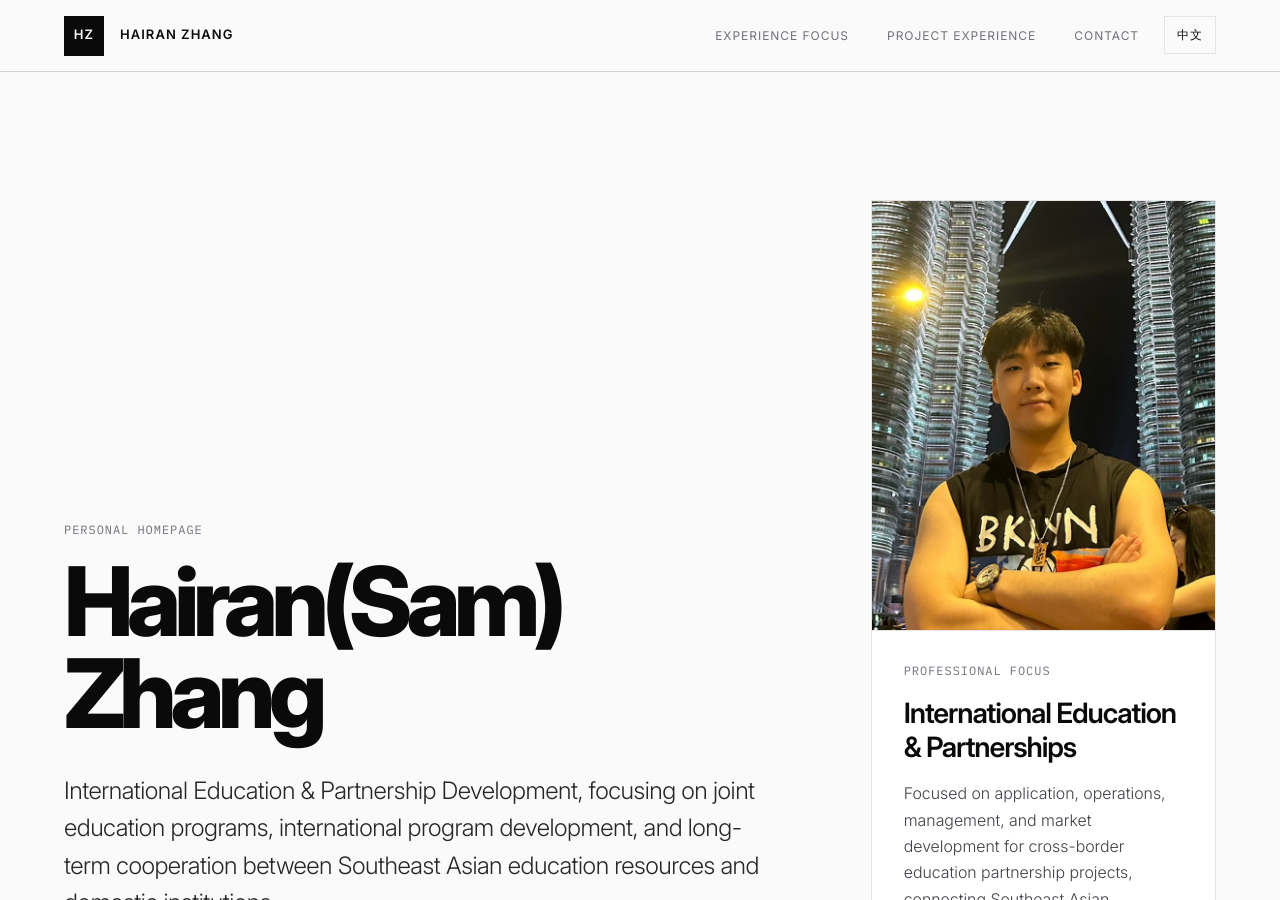
<file: index.html>
<!DOCTYPE html>
<html lang="zh-CN">
<head>
  <meta charset="UTF-8" />
  <meta name="viewport" content="width=device-width, initial-scale=1.0" />
  <meta name="description" content="Hairan(Sam) Zhang 的个人主页，展示合作办学、国际教育、项目申报、项目运营与跨文化沟通方向的专业实践。" />
  <meta name="keywords" content="Hairan Zhang, Sam Zhang, International Education, Sino-Foreign Cooperation, Joint Education Programs, Foreign Teacher Management" />
  <meta name="author" content="Hairan(Sam) Zhang" />
  <title>Hairan(Sam) Zhang | Personal Homepage</title>
  <link rel="preconnect" href="https://fonts.googleapis.com" />
  <link rel="preconnect" href="https://fonts.gstatic.com" crossorigin />
  <link href="https://fonts.googleapis.com/css2?family=IBM+Plex+Mono:wght@400;500&family=Inter:wght@300;400;500;600;700;800&display=swap" rel="stylesheet" />
  <link rel="stylesheet" href="./styles.css" />
</head>
<body class="home-interface">
  <div class="ambient ambient-one"></div>
  <div class="ambient ambient-two"></div>

  <header class="site-header">
    <a class="logo" href="#home" aria-label="返回首页">
      <span>HZ</span>
      Hairan Zhang
    </a>

    <div class="header-actions">
      <nav class="nav" aria-label="主导航">
        <a href="#experience">工作主线</a>
        <a href="#works">项目经历</a>
        <a href="#contact">联系方式</a>
      </nav>

      <button class="language-toggle" type="button" data-language-toggle aria-label="Switch to English">EN</button>

      <button class="menu-button" type="button" aria-label="打开导航菜单">
        <span></span>
        <span></span>
        <span></span>
      </button>
    </div>
  </header>

  <main class="homepage-shell" aria-label="主页与横向扩展板块浏览">
    <section id="home" class="home-panel" aria-label="首页信息纵向浏览">
    <section class="hero academic-hero">
      <div class="hero-content">
        <p class="eyebrow">Personal Homepage</p>
        <h1>Hairan(Sam) Zhang</h1>
        <p class="hero-text">
          International Education & Partnership Development，关注合作办学、国际教育项目开发，以及东南亚教育资源与国内院校之间的长期合作连接。
        </p>

        <div class="hero-meta" aria-label="研究方向">
          <span>Joint Education Programs</span>
          <span>International Program Operations</span>
          <span>Foreign Teacher Management</span>
          <span>Cross-Cultural Communication</span>
        </div>

        <div class="hero-actions">
          <a class="button primary" href="#works">查看项目经历</a>
          <a class="button secondary" href="#contact">获取联系方式</a>
        </div>
      </div>

      <aside class="profile-panel" aria-label="个人概览">
        <div class="portrait-ring">
          <img src="./assets/hairan-zhang.jpeg" alt="Hairan Zhang 头像" />
        </div>
        <div class="profile-card-body">
          <p class="panel-label">Professional Focus</p>
          <h2>International Education & Partnerships</h2>
          <p>
            聚焦跨境教育合作项目的申报、运营、管理与市场开发，连接东南亚教育资源与国内院校合作需求。
          </p>
        </div>
        <div class="stats-grid">
          <div>
            <strong>37</strong>
            <span>Students Landed</span>
          </div>
          <div>
            <strong>10</strong>
            <span>Short-Term Teachers</span>
          </div>
          <div>
            <strong>7</strong>
            <span>Featured Projects</span>
          </div>
        </div>
      </aside>
    </section>

    <section id="profile" class="section intro-section">
      <div class="section-heading centered">
        <p>Profile</p>
        <h2>Professional Profile</h2>
      </div>
      <div class="statement-card">
        <p>
          我关注合作办学与国际教育项目的发展机会，主要面向东南亚及英语国家教育资源，推动海外院校、国内高校、学生与合作方之间建立清晰、稳定、可持续的合作关系。工作中更重视项目流程、材料逻辑、院校沟通、落地执行与长期运营，而不是停留在单一事务处理环节。
        </p>
        <p>
          我的实践经验覆盖学生赴海外学习支持、短期外教来华授课运营、合作办学机构申报材料、招生宣传、院校会议与外方代表接待。希望以务实、审慎且国际化的方式，支持国内院校拓展高质量合作渠道，并推动合作办学项目形成长期价值。
        </p>
      </div>
    </section>

    <section id="education" class="section fancy-section">
      <div class="section-heading">
        <p>Education</p>
        <h2>教育经历</h2>
      </div>

      <div class="academic-list">
        <article class="academic-item featured">
          <div class="date-pill">本科阶段</div>
          <div>
            <h3>苏州工学院 · Suzhou Institute of Technology</h3>
            <p class="role">英语专业 · Bachelor of Arts</p>
            <p>本科阶段主修英语专业，系统学习高级英语、英语教学法、商务翻译、英语视听说与商务英语写作等课程，形成语言、教育与跨文化沟通复合基础。</p>
          </div>
        </article>

        <article class="academic-item">
          <div class="date-pill">语言能力</div>
          <div>
            <h3>Language Proficiency</h3>
            <p class="role">CET-4 / CET-6 / TEM-4 / TEM-8 / IELTS 6.0</p>
            <p>具备英语专业学习背景与专业八级等语言能力证明，可支持英文材料处理、双语沟通、商务翻译与跨文化项目协同。</p>
          </div>
        </article>
      </div>
    </section>

    <section id="competencies" class="section competencies-section">
      <div class="section-heading centered">
        <p>Competencies</p>
        <h2>核心能力</h2>
      </div>
      <div class="skills-container">
        <span class="skill-tag">Joint Education Program Operations</span>
        <span class="skill-tag">Student Mobility Support</span>
        <span class="skill-tag">Foreign Teacher Management</span>
        <span class="skill-tag">Application Materials Coordination</span>
        <span class="skill-tag">EMGS / E-VISA Follow-up</span>
        <span class="skill-tag">On-site Event Execution</span>
        <span class="skill-tag">University Partnership Communication</span>
        <span class="skill-tag">Cross-Cultural Communication</span>
        <span class="skill-tag">Bilingual Education Translation</span>
        <span class="skill-tag">Team Coordination</span>
      </div>
    </section>

    <section id="contact" class="section contact-section academic-contact">
      <div class="contact-shell">
        <div>
          <p class="eyebrow">Contact</p>
          <h2>联系方式</h2>
          <p>欢迎就合作办学、国际教育项目、外教管理、海外接待、院校合作沟通与英语教育项目方向联系我。</p>
        </div>
        <div class="contact-links">
          <a href="mailto:18896733101@163.com">Email: 18896733101@163.com</a>
          <a href="tel:+8618896733101">Phone: +86 188-9673-3101</a>
        </div>
      </div>
    </section>
    </section>

    <section id="experience" class="section">
      <div class="section-heading">
        <p>Experience</p>
        <h2>工作主线</h2>
      </div>

      <div class="timeline luxe-timeline">
        <article>
          <span>当前重点</span>
          <h3>中外合作办学项目执行与院校合作支持</h3>
          <p>围绕合作办学项目申报、项目运营、学生出国服务、外教来华授课、院校会议支持与外方接待持续积累一线项目经验。</p>
        </article>
        <article>
          <span>项目运营</span>
          <h3>学生海外学习与短期外教来华运营</h3>
          <p>参与学生赴马来西亚学习、短期外教来华授课、注册入学、入境指引、接机注册、住宿协调、授课监督与费用结算等完整执行环节。</p>
        </article>
        <article>
          <span>项目申报</span>
          <h3>合作办学机构申报材料与文件统筹</h3>
          <p>参与课程大纲、师资简历、人才培养方案等核心申报材料的翻译、校对、补充、整合、装订与上传，并在项目中承担材料组长职责。</p>
        </article>
        <article>
          <span>会议与市场</span>
          <h3>院校会议、外方接待与招生宣传支持</h3>
          <p>支持合作办学机构揭牌仪式、联合管理委员会、外方代表接待、新生报到会、家长见面会与现场宣讲等线下活动。</p>
        </article>
        <article>
          <span>本科期间 / 早期经历</span>
          <h3>English Teaching Practice · 英语教学与辅导实践</h3>
          <p>早期面向小学高段、初中及口语基础薄弱学生开展英语辅导与能力提升，为后续国际教育项目沟通、学生咨询与双语材料处理奠定基础。</p>
        </article>
      </div>
    </section>

    <section id="works" class="section fancy-section">
      <div class="section-heading centered">
        <p>Project Experience</p>
        <h2>项目经历</h2>
      </div>

      <div class="works-grid category-grid">
        <article class="work-card category-card">
          <p class="work-date">Student Development & Recruitment</p>
          <h3>学生发展与招生支持</h3>
          <p>聚焦学生赴海外学习前后的材料准备、流程跟进、落地注册，以及招生宣传、学生咨询与家长沟通等前端支持工作。</p>
          <div class="category-meta">
            <span>2 Projects</span>
            <span>Mobility</span>
            <span>Recruitment</span>
          </div>
          <a class="button secondary category-link" href="./project-student-support.html">查看详情</a>
        </article>

        <article class="work-card category-card highlight-card">
          <p class="work-date">Foreign Teacher Operations</p>
          <h3>外教运营与项目落地</h3>
          <p>围绕短期外教从招聘面试、邀请手续、行前沟通到接机、注册、授课监督和生活协调的全流程落地执行。</p>
          <div class="category-meta">
            <span>2 Projects</span>
            <span>Operations</span>
            <span>On-site Delivery</span>
          </div>
          <a class="button secondary category-link" href="./project-teacher-operations.html">查看详情</a>
        </article>

        <article class="work-card category-card">
          <p class="work-date">Joint Program Application & Governance</p>
          <h3>合作办学申报与院校治理</h3>
          <p>覆盖合作办学机构申报材料翻译整合、院校会议支持、外方代表接待、揭牌仪式与联合管理委员会等关键节点。</p>
          <div class="category-meta">
            <span>3 Projects</span>
            <span>Application</span>
            <span>Governance</span>
          </div>
          <a class="button secondary category-link" href="./project-application-governance.html">查看详情</a>
        </article>
      </div>

    </section>
  </main>

  <footer class="site-footer">
    <p>© <span id="year"></span> Hairan(Sam) Zhang. Focused on International Education Partnerships.</p>
  </footer>

  <script src="./styles.js"></script>
</body>
</html>
</file>
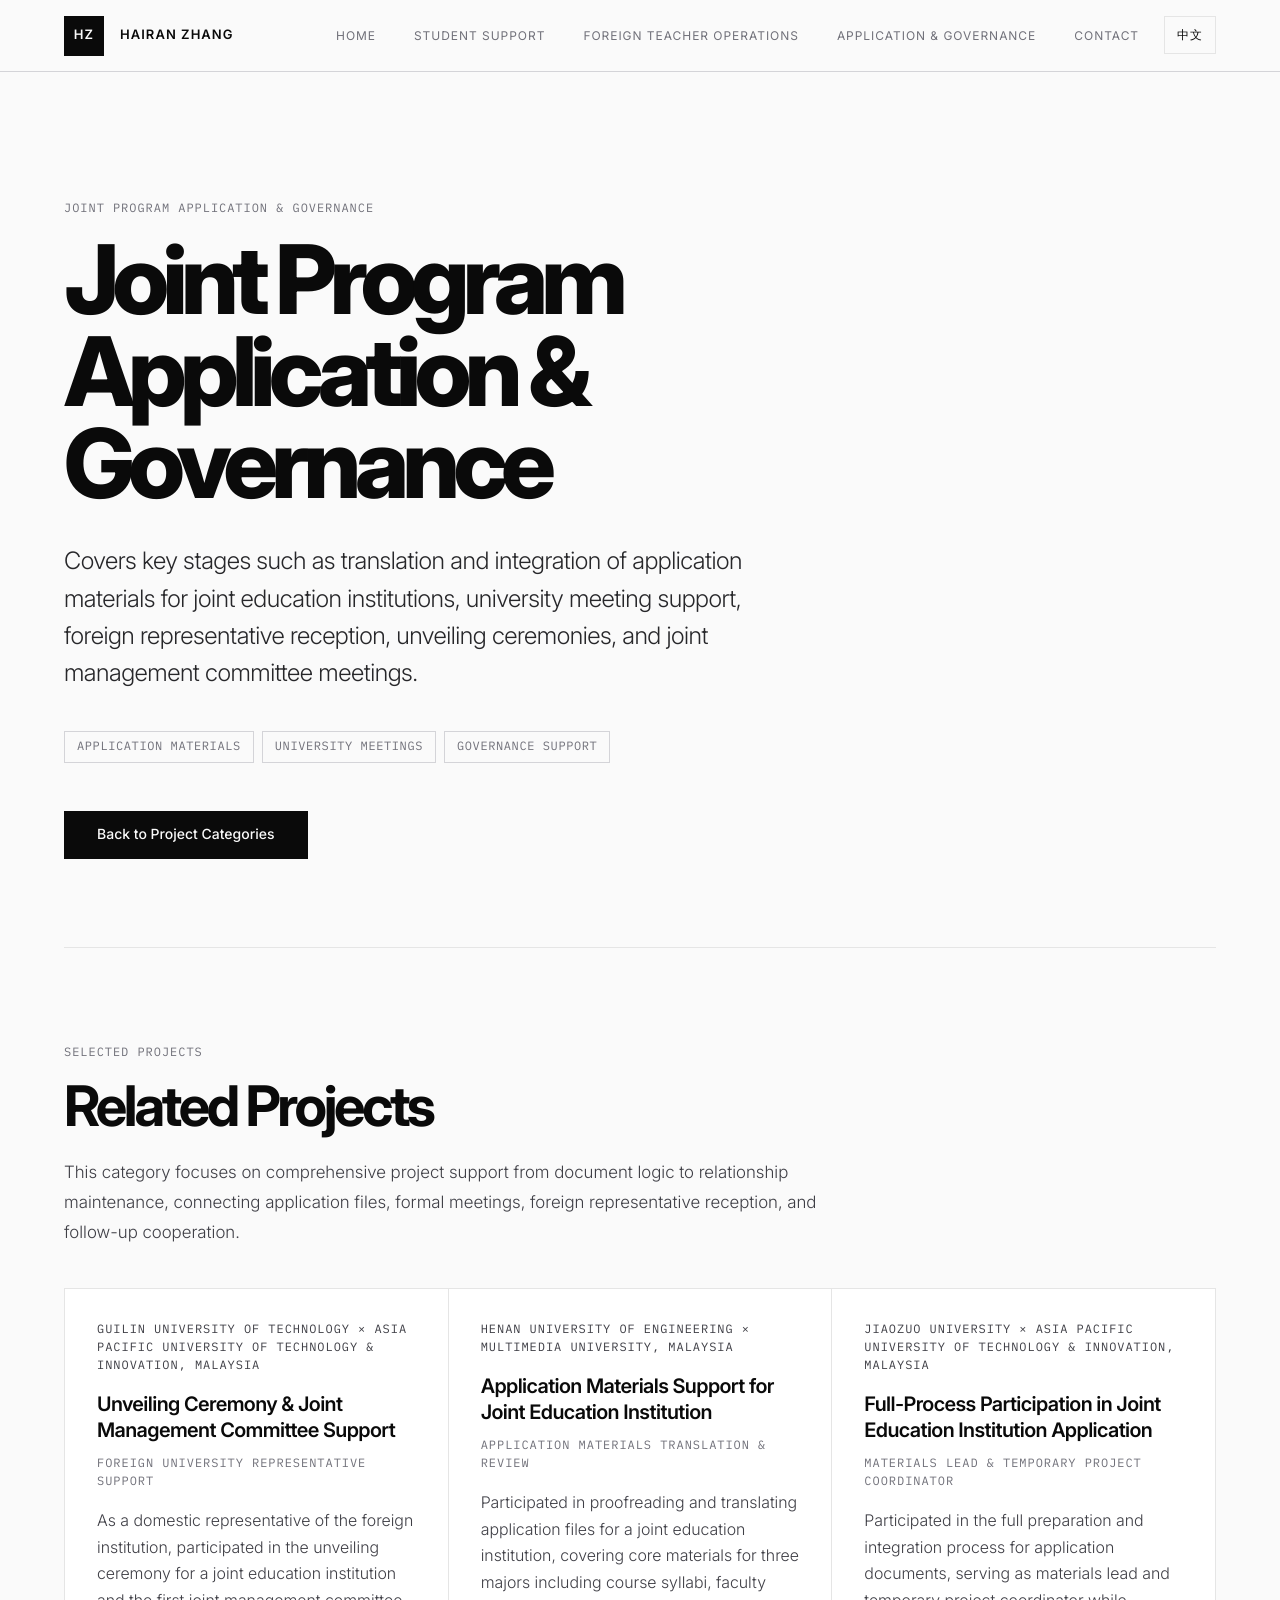
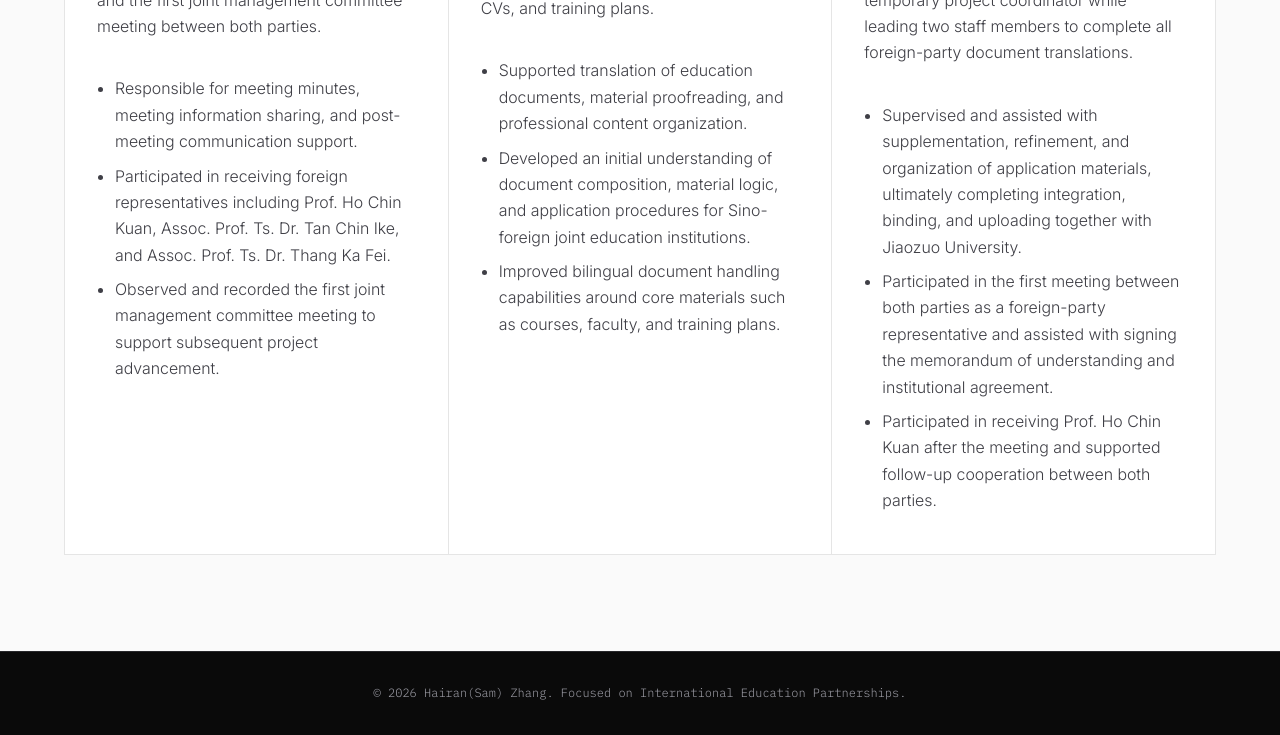
<file: project-application-governance.html>
<!DOCTYPE html>
<html lang="zh-CN">
<head>
  <meta charset="UTF-8" />
  <meta name="viewport" content="width=device-width, initial-scale=1.0" />
  <meta name="description" content="Hairan(Sam) Zhang 的合作办学申报与院校治理项目经历，涵盖申报材料、院校会议、外方代表接待与治理机制支持。" />
  <meta name="keywords" content="Hairan Zhang, Joint Program Application, Sino-Foreign Cooperation, University Governance" />
  <meta name="author" content="Hairan(Sam) Zhang" />
  <title>合作办学申报与院校治理 | Hairan(Sam) Zhang</title>
  <link rel="preconnect" href="https://fonts.googleapis.com" />
  <link rel="preconnect" href="https://fonts.gstatic.com" crossorigin />
  <link href="https://fonts.googleapis.com/css2?family=IBM+Plex+Mono:wght@400;500&family=Inter:wght@300;400;500;600;700;800&display=swap" rel="stylesheet" />
  <link rel="stylesheet" href="./styles.css" />
</head>
<body>
  <header class="site-header">
    <a class="logo" href="./index.html#home" aria-label="返回首页">
      <span>HZ</span>
      Hairan Zhang
    </a>
    <div class="header-actions">
      <nav class="nav" aria-label="项目页导航">
        <a href="./index.html#home">首页</a>
        <a href="./project-student-support.html">学生支持</a>
        <a href="./project-teacher-operations.html">外教运营</a>
        <a href="./project-application-governance.html">申报治理</a>
        <a href="./index.html#contact">联系方式</a>
      </nav>

      <button class="language-toggle" type="button" data-language-toggle aria-label="Switch to English">EN</button>

      <button class="menu-button" type="button" aria-label="打开导航菜单">
        <span></span>
        <span></span>
        <span></span>
      </button>
    </div>
  </header>

  <main>
    <section class="hero projects-hero">
      <div class="hero-content">
        <p class="eyebrow">Joint Program Application & Governance</p>
        <h1>合作办学申报与院校治理</h1>
        <p class="hero-text">覆盖合作办学机构申报材料翻译整合、院校会议支持、外方代表接待、揭牌仪式与联合管理委员会等关键节点。</p>
        <div class="hero-meta" aria-label="相关能力">
          <span>Application Materials</span>
          <span>University Meetings</span>
          <span>Governance Support</span>
        </div>
        <div class="hero-actions">
          <a class="button primary" href="./index.html#works">返回项目分类</a>
        </div>
      </div>
    </section>

    <section class="section project-category-section">
      <div class="section-heading">
        <p>Selected Projects</p>
        <h2>相关项目</h2>
      </div>
      <div class="category-summary">
        <p>这一类型聚焦从材料逻辑到关系维护的综合项目支持能力，连接申报文件、正式会议、外方接待与后续合作推进。</p>
      </div>

      <div class="works-grid project-detail-grid application-grid">
        <article id="guilin-apu-committee" class="work-card highlight-card">
          <p class="work-date">桂林理工大学 × 马来西亚亚太科技大学</p>
          <h3>揭牌仪式与联合管理委员会支持</h3>
          <p class="work-role">Foreign University Representative Support</p>
          <p>作为外方院校国内代表，参与合作办学机构揭牌仪式及双方第一次联合管理委员会相关工作。</p>
          <ul>
            <li>负责会议记录与会议信息传达，协助会后沟通。</li>
            <li>参与接待 Prof. Ho Chin Kuan、Assoc. Prof. Ts. Dr. Tan Chin Ike、Assoc. Prof. Ts. Dr. Thang Ka Fei 等外方代表。</li>
            <li>旁听并记录第一次联合管理委员会内容，为项目后续推进提供支持。</li>
          </ul>
        </article>

        <article id="henan-mmu-application" class="work-card">
          <p class="work-date">河南工程学院 × 马来西亚多媒体大学</p>
          <h3>合作办学机构申报材料支持</h3>
          <p class="work-role">Application Materials Translation & Review</p>
          <p>参与合作办学机构申报文件的校对与翻译工作，涉及三个专业的课程大纲、师资简历、人才培养方案等核心材料。</p>
          <ul>
            <li>支持教育类文件翻译、材料校对和专业内容整理。</li>
            <li>初步掌握中外合作办学机构申报文件组成、材料逻辑及申报流程。</li>
            <li>围绕课程、师资与培养方案等核心材料提升双语文件处理能力。</li>
          </ul>
        </article>

        <article id="jiaozuo-apu-application" class="work-card highlight-card">
          <p class="work-date">焦作大学 × 马来西亚亚太科技大学</p>
          <h3>合作办学机构申报全流程参与</h3>
          <p class="work-role">Materials Lead & Temporary Project Coordinator</p>
          <p>完整参与申报文件准备与整合流程，并担任材料组长及项目临时主管，带领 2 名员工完成全部外方文件翻译。</p>
          <ul>
            <li>监督并协助申报材料的补充、完善与整理，最终与焦作大学校方共同完成整合、装订与上传。</li>
            <li>作为外方代表参与双方初次会议，协助签订合作谅解备忘录及机构协议书。</li>
            <li>会议结束后参与接待 Prof. Ho Chin Kuan，为双方后续合作推进提供支持。</li>
          </ul>
        </article>
      </div>
    </section>
  </main>

  <footer class="site-footer">
    <p>© <span id="year"></span> Hairan(Sam) Zhang. Focused on International Education Partnerships.</p>
  </footer>

  <script src="./styles.js"></script>
</body>
</html>
</file>
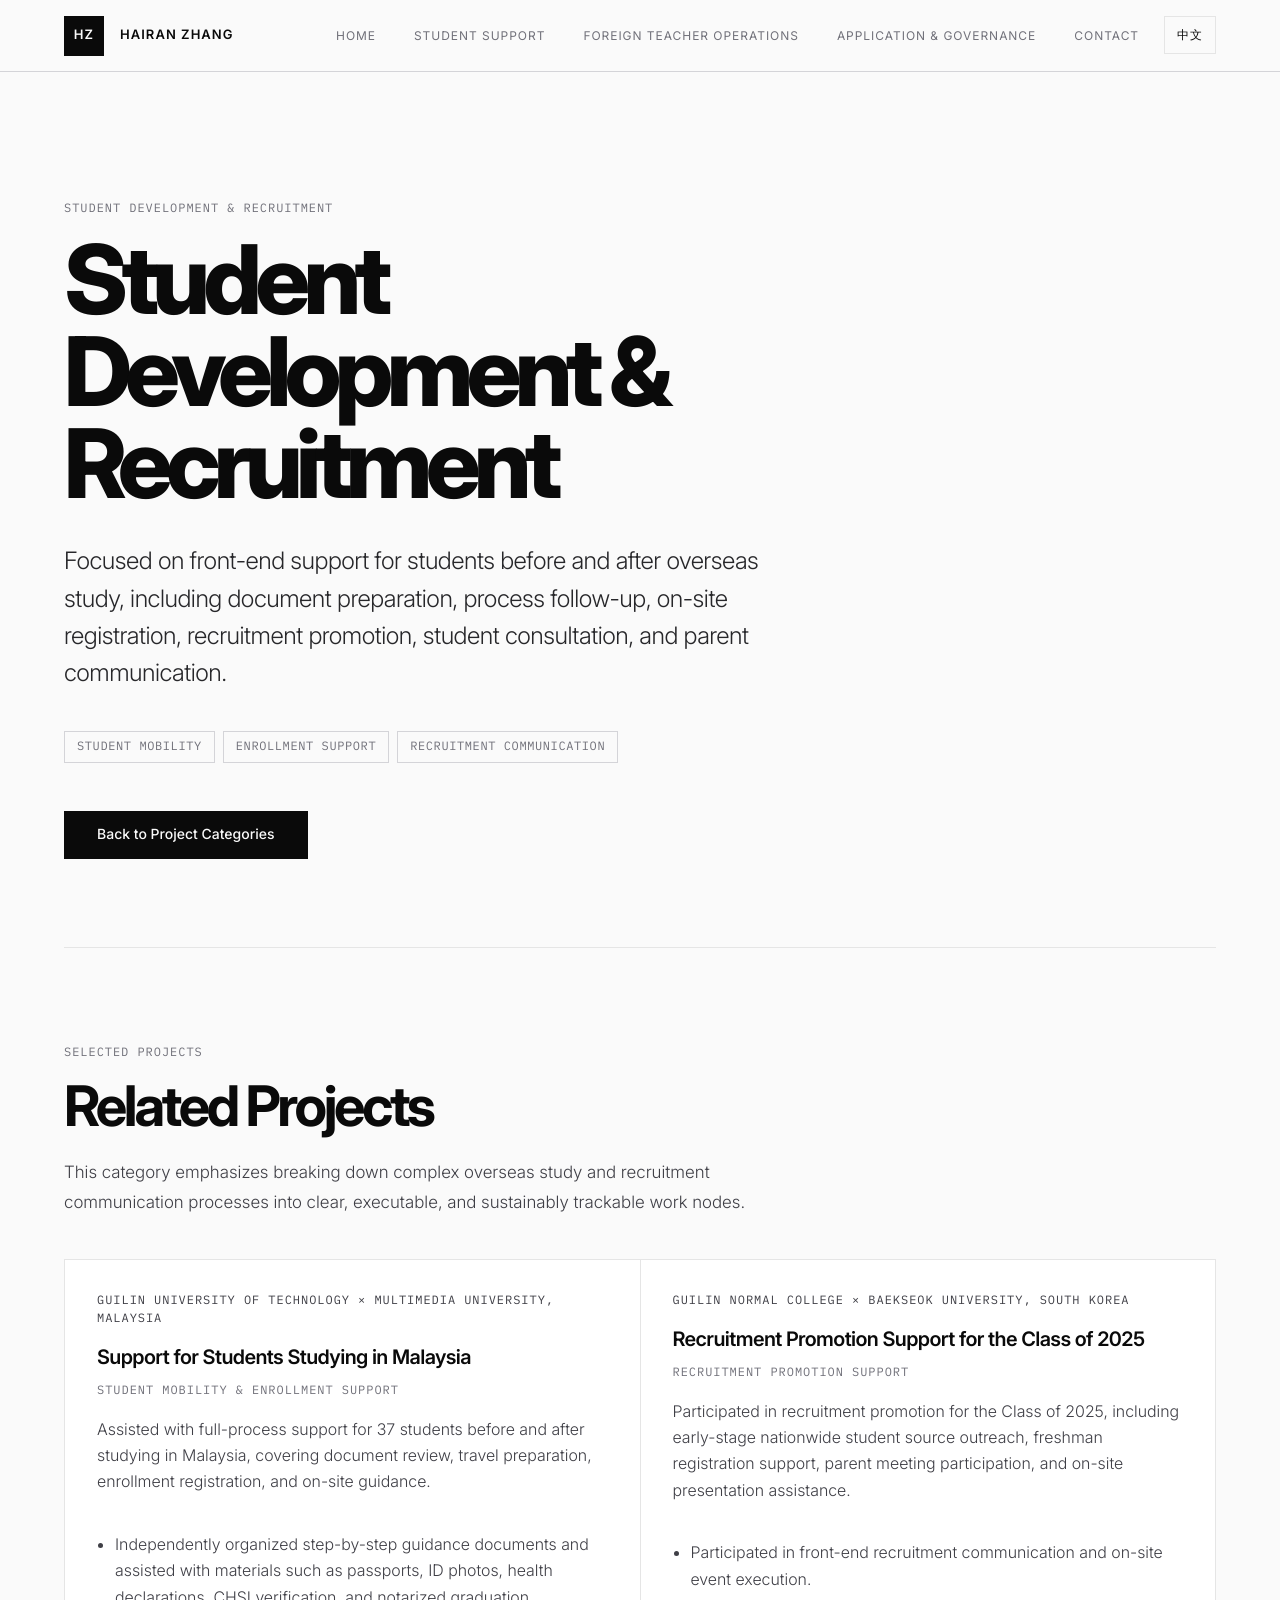
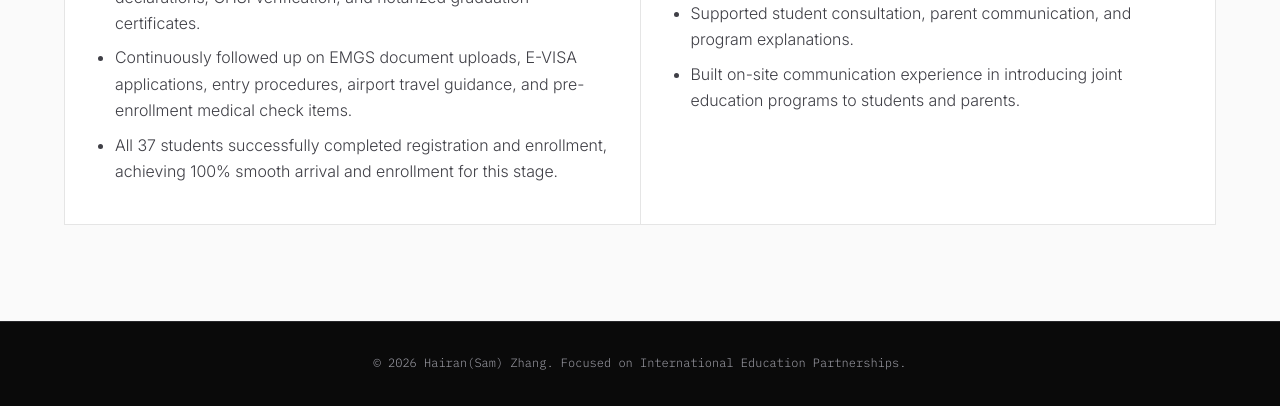
<file: project-student-support.html>
<!DOCTYPE html>
<html lang="zh-CN">
<head>
  <meta charset="UTF-8" />
  <meta name="viewport" content="width=device-width, initial-scale=1.0" />
  <meta name="description" content="Hairan(Sam) Zhang 的学生发展与招生支持项目经历，涵盖学生赴海外学习支持与招生宣传。" />
  <meta name="keywords" content="Hairan Zhang, Student Mobility, Recruitment Support, International Education" />
  <meta name="author" content="Hairan(Sam) Zhang" />
  <title>学生发展与招生支持 | Hairan(Sam) Zhang</title>
  <link rel="preconnect" href="https://fonts.googleapis.com" />
  <link rel="preconnect" href="https://fonts.gstatic.com" crossorigin />
  <link href="https://fonts.googleapis.com/css2?family=IBM+Plex+Mono:wght@400;500&family=Inter:wght@300;400;500;600;700;800&display=swap" rel="stylesheet" />
  <link rel="stylesheet" href="./styles.css" />
</head>
<body>
  <header class="site-header">
    <a class="logo" href="./index.html#home" aria-label="返回首页">
      <span>HZ</span>
      Hairan Zhang
    </a>
    <div class="header-actions">
      <nav class="nav" aria-label="项目页导航">
        <a href="./index.html#home">首页</a>
        <a href="./project-student-support.html">学生支持</a>
        <a href="./project-teacher-operations.html">外教运营</a>
        <a href="./project-application-governance.html">申报治理</a>
        <a href="./index.html#contact">联系方式</a>
      </nav>

      <button class="language-toggle" type="button" data-language-toggle aria-label="Switch to English">EN</button>

      <button class="menu-button" type="button" aria-label="打开导航菜单">
        <span></span>
        <span></span>
        <span></span>
      </button>
    </div>
  </header>

  <main>
    <section class="hero projects-hero">
      <div class="hero-content">
        <p class="eyebrow">Student Development & Recruitment</p>
        <h1>学生发展与招生支持</h1>
        <p class="hero-text">聚焦学生赴海外学习前后的材料准备、流程跟进、落地注册，以及招生宣传、学生咨询与家长沟通等前端支持工作。</p>
        <div class="hero-meta" aria-label="相关能力">
          <span>Student Mobility</span>
          <span>Enrollment Support</span>
          <span>Recruitment Communication</span>
        </div>
        <div class="hero-actions">
          <a class="button primary" href="./index.html#works">返回项目分类</a>
        </div>
      </div>
    </section>

    <section class="section project-category-section">
      <div class="section-heading">
        <p>Selected Projects</p>
        <h2>相关项目</h2>
      </div>
      <div class="category-summary">
        <p>这一类型强调将复杂的海外学习和招生沟通流程拆解为清晰、可执行、可持续跟进的工作节点。</p>
      </div>

      <div class="works-grid project-detail-grid">
        <article id="student-malaysia-mmu" class="work-card">
          <p class="work-date">桂林理工大学 × 马来西亚多媒体大学</p>
          <h3>学生赴马来西亚学习项目支持</h3>
          <p class="work-role">Student Mobility & Enrollment Support</p>
          <p>协助完成 37 名学生赴马来西亚学习前后的全流程支持，覆盖文件审核、出行准备、注册入学与落地指导等环节。</p>
          <ul>
            <li>独立整理分步骤指导文件，协助准备护照、证件照、健康声明、学信网认证、毕业证公证等材料。</li>
            <li>持续跟进 EMGS 文件上传、E-VISA 申请、入境流程、机场出行指引及入学前体检事项。</li>
            <li>37 名学生均顺利完成注册入学，实现阶段性 100% 顺利落地与入学。</li>
          </ul>
        </article>

        <article id="recruitment-baekseok" class="work-card">
          <p class="work-date">桂林师范学院 × 韩国白石大学</p>
          <h3>2025 届学生招生宣传支持</h3>
          <p class="work-role">Recruitment Promotion Support</p>
          <p>参与 2025 届学生招生宣传工作，包括前期全国生源联系、新生报到会支持、家长见面会参与及现场宣讲协助。</p>
          <ul>
            <li>参与招生前端沟通与现场活动执行。</li>
            <li>支持学生咨询、家长沟通与项目说明。</li>
            <li>积累面向学生和家长介绍合作办学项目的现场沟通经验。</li>
          </ul>
        </article>
      </div>
    </section>
  </main>

  <footer class="site-footer">
    <p>© <span id="year"></span> Hairan(Sam) Zhang. Focused on International Education Partnerships.</p>
  </footer>

  <script src="./styles.js"></script>
</body>
</html>
</file>
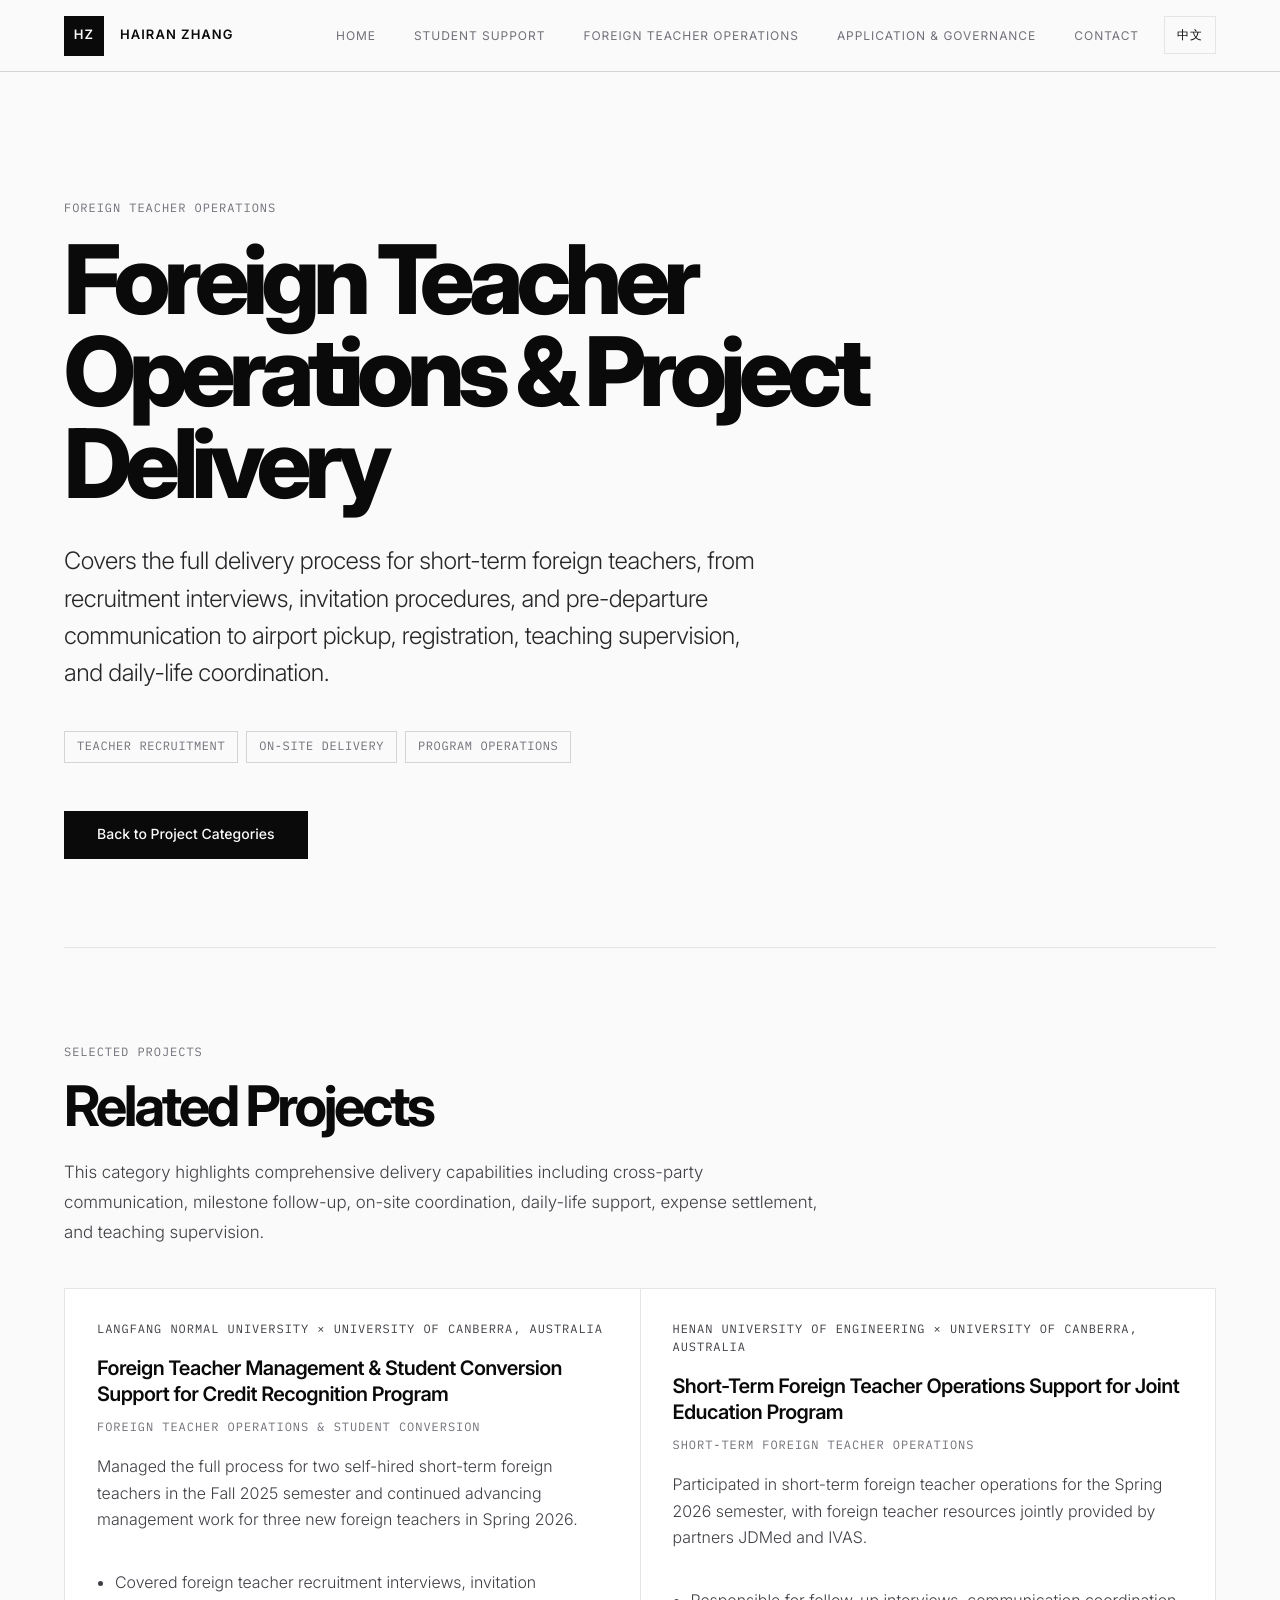
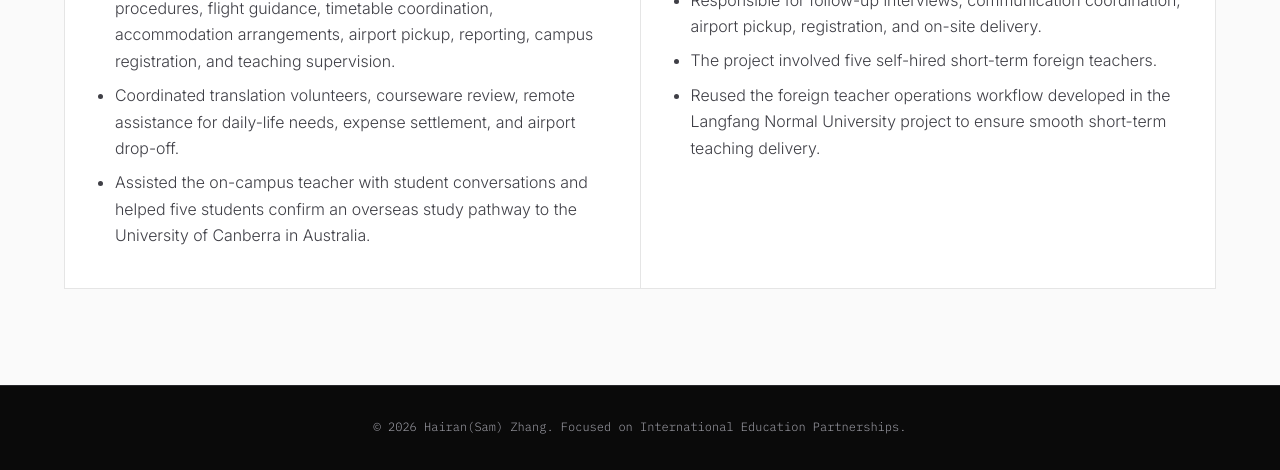
<file: project-teacher-operations.html>
<!DOCTYPE html>
<html lang="zh-CN">
<head>
  <meta charset="UTF-8" />
  <meta name="viewport" content="width=device-width, initial-scale=1.0" />
  <meta name="description" content="Hairan(Sam) Zhang 的外教运营与项目落地经历，涵盖短期外教招聘、来华、注册、授课与生活协调。" />
  <meta name="keywords" content="Hairan Zhang, Foreign Teacher Operations, International Education, Program Operations" />
  <meta name="author" content="Hairan(Sam) Zhang" />
  <title>外教运营与项目落地 | Hairan(Sam) Zhang</title>
  <link rel="preconnect" href="https://fonts.googleapis.com" />
  <link rel="preconnect" href="https://fonts.gstatic.com" crossorigin />
  <link href="https://fonts.googleapis.com/css2?family=IBM+Plex+Mono:wght@400;500&family=Inter:wght@300;400;500;600;700;800&display=swap" rel="stylesheet" />
  <link rel="stylesheet" href="./styles.css" />
</head>
<body>
  <header class="site-header">
    <a class="logo" href="./index.html#home" aria-label="返回首页">
      <span>HZ</span>
      Hairan Zhang
    </a>
    <div class="header-actions">
      <nav class="nav" aria-label="项目页导航">
        <a href="./index.html#home">首页</a>
        <a href="./project-student-support.html">学生支持</a>
        <a href="./project-teacher-operations.html">外教运营</a>
        <a href="./project-application-governance.html">申报治理</a>
        <a href="./index.html#contact">联系方式</a>
      </nav>

      <button class="language-toggle" type="button" data-language-toggle aria-label="Switch to English">EN</button>

      <button class="menu-button" type="button" aria-label="打开导航菜单">
        <span></span>
        <span></span>
        <span></span>
      </button>
    </div>
  </header>

  <main>
    <section class="hero projects-hero">
      <div class="hero-content">
        <p class="eyebrow">Foreign Teacher Operations</p>
        <h1>外教运营与项目落地</h1>
        <p class="hero-text">围绕短期外教从招聘面试、邀请手续、行前沟通到接机、注册、授课监督和生活协调的全流程落地执行。</p>
        <div class="hero-meta" aria-label="相关能力">
          <span>Teacher Recruitment</span>
          <span>On-site Delivery</span>
          <span>Program Operations</span>
        </div>
        <div class="hero-actions">
          <a class="button primary" href="./index.html#works">返回项目分类</a>
        </div>
      </div>
    </section>

    <section class="section project-category-section">
      <div class="section-heading">
        <p>Selected Projects</p>
        <h2>相关项目</h2>
      </div>
      <div class="category-summary">
        <p>这一类型重点体现跨方沟通、节点跟进、现场协调、生活支持、费用结算与授课监督等综合落地能力。</p>
      </div>

      <div class="works-grid project-detail-grid">
        <article id="langfang-canberra" class="work-card highlight-card">
          <p class="work-date">廊坊师范学院 × 澳大利亚堪培拉大学</p>
          <h3>学分互认项目外教管理与学生转化支持</h3>
          <p class="work-role">Foreign Teacher Operations & Student Conversion</p>
          <p>负责 2025 年秋季学期两名自聘短期外教的全流程管理，并继续推进 2026 年春季学期三名新外教管理工作。</p>
          <ul>
            <li>覆盖外教招聘面试、邀请手续、机票引导、课表协调、住宿安排、接机、报备、进校注册与授课监督。</li>
            <li>协调翻译志愿者、课件审核、生活需求远程协助、费用结算及送机等事项。</li>
            <li>协助驻校老师完成学生谈话，推动 5 名学生确定赴澳大利亚堪培拉大学海外学习路径。</li>
          </ul>
        </article>

        <article id="henan-canberra" class="work-card">
          <p class="work-date">河南工程学院 × 澳大利亚堪培拉大学</p>
          <h3>合作办学项目短期外教运营支持</h3>
          <p class="work-role">Short-Term Foreign Teacher Operations</p>
          <p>参与 2026 年春季学期短期外教运营工作，项目由合作方 JDMed、IVAS 共同提供外教资源。</p>
          <ul>
            <li>负责后续面试、沟通协调、接机、注册及落地执行。</li>
            <li>项目共涉及 5 名自聘短期外教。</li>
            <li>复用廊坊师范学院项目中沉淀的外教运营流程，保障短期授课顺利开展。</li>
          </ul>
        </article>
      </div>
    </section>
  </main>

  <footer class="site-footer">
    <p>© <span id="year"></span> Hairan(Sam) Zhang. Focused on International Education Partnerships.</p>
  </footer>

  <script src="./styles.js"></script>
</body>
</html>
</file>
<file: styles.css>
:root {
  --color-primary: #0a0a0a;
  --color-secondary: #fafafa;
  --color-tertiary: #d4d4d8;
  --color-muted: #71717a;
  --color-soft: #f4f4f5;
  --color-card: #ffffff;
  --color-line: #e5e5e5;
  --space-page: clamp(20px, 5vw, 72px);
  --max-width: 1180px;
}

* {
  box-sizing: border-box;
}

html {
  scroll-behavior: smooth;
}

html:has(.home-interface) {
  overflow: hidden;
}

body {
  min-height: 100vh;
  margin: 0;
  color: var(--color-primary);
  background: var(--color-secondary);
  font-family: "Inter", "PingFang SC", "Microsoft YaHei", sans-serif;
  font-size: 16px;
  font-weight: 300;
  line-height: 1.65;
  overflow-x: hidden;
  text-rendering: geometricPrecision;
}

.home-interface {
  height: 100vh;
  overflow: hidden;
}

body::before,
body::after,
.ambient {
  display: none;
}

a {
  color: inherit;
  text-decoration: none;
}

img {
  display: block;
  max-width: 100%;
}

::selection {
  color: var(--color-secondary);
  background: var(--color-primary);
}

:focus-visible {
  outline: 2px solid var(--color-primary);
  outline-offset: 2px;
}

.site-header {
  position: sticky;
  top: 0;
  z-index: 20;
  display: flex;
  align-items: center;
  justify-content: space-between;
  width: 100%;
  min-height: 72px;
  padding: 0 var(--space-page);
  background: rgba(250, 250, 250, 0.92);
  border-bottom: 1px solid var(--color-tertiary);
  backdrop-filter: blur(12px);
}

.logo {
  display: inline-flex;
  gap: 16px;
  align-items: center;
  font-size: 13px;
  font-weight: 600;
  letter-spacing: 0.08em;
  text-transform: uppercase;
}

.logo span {
  display: inline-grid;
  width: 40px;
  height: 40px;
  color: var(--color-secondary);
  background: var(--color-primary);
  place-items: center;
}

.nav {
  display: flex;
  gap: 4px;
  align-items: center;
  color: var(--color-muted);
  font-size: 12px;
  font-weight: 400;
  letter-spacing: 0.08em;
  text-transform: uppercase;
}

.nav a {
  padding: 12px 16px;
  border: 1px solid transparent;
  transition: color 160ms ease, background 160ms ease, border-color 160ms ease;
}

.nav a:hover,
.nav a.active {
  color: var(--color-primary);
  background: var(--color-soft);
  border-color: var(--color-line);
}

.header-actions {
  display: flex;
  align-items: center;
  gap: 8px;
}

.language-toggle {
  min-width: 44px;
  min-height: 38px;
  padding: 0 12px;
  color: var(--color-primary);
  background: transparent;
  border: 1px solid var(--color-line);
  font-family: var(--font-mono);
  font-size: 12px;
  font-weight: 500;
  letter-spacing: 0.08em;
  cursor: pointer;
  transition: color 160ms ease, background 160ms ease, border-color 160ms ease;
}

.language-toggle:hover {
  background: var(--color-soft);
  border-color: var(--color-primary);
}

.home-interface .site-header {
  position: fixed;
}

.home-interface .site-footer {
  display: none;
}

.homepage-shell {
  display: flex;
  width: 100vw;
  height: calc(100vh - 72px);
  margin-top: 72px;
  overflow-x: auto;
  overflow-y: hidden;
  scroll-behavior: smooth;
  scroll-snap-type: x mandatory;
  scrollbar-width: thin;
  scrollbar-color: var(--color-primary) var(--color-line);
}

.homepage-shell::-webkit-scrollbar {
  height: 6px;
}

.homepage-shell::-webkit-scrollbar-track {
  background: var(--color-line);
}

.homepage-shell::-webkit-scrollbar-thumb {
  background: var(--color-primary);
}

.homepage-shell > .home-panel,
.homepage-shell > .section {
  flex: 0 0 100vw;
  width: 100vw;
  max-width: none;
  height: 100%;
  min-height: 0;
  margin: 0;
  overflow-y: auto;
  scroll-snap-align: start;
  scroll-snap-stop: always;
}

.homepage-shell > .section {
  padding: clamp(72px, 8vw, 112px) var(--space-page);
  border-top: 0;
}

.homepage-shell > .section > * {
  width: min(var(--max-width), 100%);
  margin-right: auto;
  margin-left: auto;
}

.menu-button {
  display: none;
  width: 44px;
  height: 44px;
  padding: 0;
  background: transparent;
  border: 1px solid var(--color-primary);
  cursor: pointer;
}

.menu-button span {
  display: block;
  width: 18px;
  height: 1px;
  margin: 5px auto;
  background: var(--color-primary);
}

.hero {
  display: grid;
  grid-template-columns: minmax(0, 1.35fr) minmax(320px, 0.65fr);
  gap: clamp(48px, 7vw, 96px);
  align-items: end;
  width: min(var(--max-width), calc(100% - var(--space-page) * 2));
  min-height: calc(100vh - 72px);
  margin: 0 auto;
  padding: clamp(80px, 10vw, 128px) 0 96px;
}

.eyebrow,
.panel-label,
.section-heading p,
.work-date,
.timeline span,
.date-pill,
.work-role,
.role {
  margin: 0 0 16px;
  color: var(--color-muted);
  font-family: "IBM Plex Mono", "SFMono-Regular", Consolas, monospace;
  font-size: 12px;
  font-weight: 400;
  line-height: 1.5;
  letter-spacing: 0.08em;
  text-transform: uppercase;
}

.hero h1 {
  max-width: 820px;
  margin: 0;
  font-size: clamp(48px, 8vw, 96px);
  font-weight: 800;
  line-height: 0.96;
  letter-spacing: -0.07em;
}

.hero-text {
  max-width: 720px;
  margin: 32px 0 0;
  color: #27272a;
  font-size: clamp(18px, 2vw, 24px);
  font-weight: 300;
  line-height: 1.55;
  letter-spacing: -0.02em;
}

.hero-meta {
  display: flex;
  flex-wrap: wrap;
  gap: 8px;
  margin-top: 40px;
}

.hero-meta span,
.hero-meta a,
.skill-tag {
  display: inline-flex;
  align-items: center;
  min-height: 28px;
  padding: 5px 12px;
  color: var(--color-muted);
  background: transparent;
  border: 1px solid var(--color-tertiary);
  font-family: "IBM Plex Mono", "SFMono-Regular", Consolas, monospace;
  font-size: 12px;
  font-weight: 400;
  letter-spacing: 0.05em;
  text-transform: uppercase;
  transition: color 160ms ease, background 160ms ease, border-color 160ms ease;
}

.hero-meta span:hover,
.hero-meta a:hover,
.skill-tag:hover {
  color: var(--color-primary);
  background: var(--color-soft);
  border-color: var(--color-primary);
}

.hero-actions {
  display: flex;
  flex-wrap: wrap;
  gap: 12px;
  margin-top: 48px;
}

.button {
  display: inline-flex;
  align-items: center;
  justify-content: center;
  min-width: 128px;
  min-height: 48px;
  padding: 13px 32px;
  border: 1px solid var(--color-primary);
  font-size: 14px;
  font-weight: 500;
  line-height: 1.35;
  transition: color 160ms ease, background 160ms ease, border-color 160ms ease;
}

.button.primary {
  color: var(--color-secondary);
  background: var(--color-primary);
}

.button.primary:hover {
  color: var(--color-primary);
  background: transparent;
}

.button.secondary {
  color: var(--color-primary);
  background: transparent;
}

.button.secondary:hover {
  color: var(--color-secondary);
  background: var(--color-primary);
}

.profile-panel,
.statement-card,
.academic-item,
.luxe-timeline article,
.work-card,
.contact-shell {
  position: relative;
  background: var(--color-card);
  border: 1px solid var(--color-line);
}

.profile-panel {
  padding: 0;
  align-self: center;
}

.portrait-ring {
  padding: 0;
  background: var(--color-card);
  border-bottom: 1px solid var(--color-line);
}

.portrait-ring img {
  width: 100%;
  aspect-ratio: 4 / 5;
  object-fit: cover;
  background: var(--color-soft);
  filter: none;
}

.profile-card-body {
  padding: 32px;
}

.profile-card-body h2 {
  margin: 0 0 16px;
  font-size: 28px;
  font-weight: 600;
  line-height: 1.2;
  letter-spacing: -0.04em;
}

.profile-card-body p:last-child {
  margin: 0;
  color: #3f3f46;
}

.stats-grid {
  display: grid;
  grid-template-columns: repeat(3, 1fr);
  border-top: 1px solid var(--color-line);
}

.stats-grid div {
  padding: 20px 16px;
  border-right: 1px solid var(--color-line);
}

.stats-grid div:last-child {
  border-right: 0;
}

.stats-grid strong,
.stats-grid span {
  display: block;
}

.stats-grid strong {
  font-family: "IBM Plex Mono", "SFMono-Regular", Consolas, monospace;
  font-size: 22px;
  font-weight: 500;
  line-height: 1.25;
}

.stats-grid span {
  margin-top: 6px;
  color: var(--color-muted);
  font-size: 11px;
  line-height: 1.35;
  text-transform: uppercase;
}

.section {
  position: relative;
  width: min(var(--max-width), calc(100% - var(--space-page) * 2));
  margin: 0 auto;
  padding: 96px 0;
  border-top: 1px solid var(--color-line);
}

.section-heading {
  max-width: 780px;
  margin-bottom: 48px;
}

.section-heading.centered {
  margin-right: auto;
  margin-left: auto;
  text-align: center;
}

.section-heading h2,
.contact-shell h2 {
  margin: 0;
  font-size: clamp(32px, 5vw, 56px);
  font-weight: 700;
  line-height: 1.02;
  letter-spacing: -0.06em;
}

.statement-card {
  display: grid;
  grid-template-columns: repeat(2, minmax(0, 1fr));
  gap: 0;
  max-width: 100%;
  margin: 0 auto;
}

.statement-card p {
  margin: 0;
  padding: 32px;
  color: #27272a;
  font-size: 17px;
  line-height: 1.75;
  text-align: justify;
}

.statement-card p + p {
  border-left: 1px solid var(--color-line);
}

.academic-list,
.timeline {
  display: grid;
  gap: 0;
  border-top: 1px solid var(--color-line);
}

.academic-item {
  display: grid;
  grid-template-columns: 220px minmax(0, 1fr);
  gap: 32px;
  align-items: start;
  min-height: 48px;
  padding: 32px 0;
  background: transparent;
  border-width: 0 0 1px;
}

.date-pill {
  display: inline-flex;
  justify-content: flex-start;
  padding: 0;
  color: var(--color-muted);
  background: transparent;
  border: 0;
}

.academic-item h3,
.timeline h3,
.work-card h3 {
  margin: 0 0 12px;
  font-size: 20px;
  font-weight: 600;
  line-height: 1.3;
  letter-spacing: -0.03em;
}

.academic-item p,
.timeline p,
.work-card p,
.work-card li,
.contact-shell p {
  color: #3f3f46;
}

.academic-item p,
.timeline p,
.work-card p {
  margin-top: 0;
}

.role,
.work-role {
  color: var(--color-muted) !important;
}

.luxe-timeline article {
  display: grid;
  grid-template-columns: 220px minmax(0, 1fr);
  gap: 32px;
  padding: 32px 0;
  background: transparent;
  border-width: 0 0 1px;
}

.luxe-timeline article::before {
  content: none;
}

.timeline span {
  grid-row: 1 / span 2;
}

.timeline p {
  margin: 0;
}

.works-grid {
  display: grid;
  grid-template-columns: repeat(3, minmax(0, 1fr));
  gap: 0;
  border-top: 1px solid var(--color-line);
  border-left: 1px solid var(--color-line);
}

.work-card {
  display: flex;
  flex-direction: column;
  min-height: 100%;
  padding: 32px;
  border-width: 0 1px 1px 0;
  transition: background 160ms ease, border-color 160ms ease;
}

.work-card:hover {
  background: var(--color-soft);
  border-color: var(--color-primary);
}

.work-card ul {
  padding-left: 18px;
  margin: 20px 0 0;
}

.work-card li {
  margin-bottom: 8px;
}

.category-grid {
  margin-top: 0;
}

.category-card {
  color: inherit;
}

.category-card:hover .category-link {
  color: var(--color-secondary);
  background: var(--color-primary);
}

.category-meta {
  display: flex;
  flex-wrap: wrap;
  gap: 8px;
  margin-top: auto;
  padding-top: 32px;
}

.category-meta span {
  display: inline-flex;
  align-items: center;
  min-height: 28px;
  padding: 5px 10px;
  color: var(--color-muted);
  border: 1px solid var(--color-tertiary);
  font-family: "IBM Plex Mono", "SFMono-Regular", Consolas, monospace;
  font-size: 11px;
  letter-spacing: 0.06em;
  text-transform: uppercase;
}

.category-link {
  align-self: flex-start;
  min-width: 112px;
  min-height: 42px;
  margin-top: 28px;
  padding: 10px 22px;
}

.projects-hero {
  grid-template-columns: minmax(0, 1fr);
  min-height: auto;
  padding-bottom: 88px;
}

.projects-hero .hero-content {
  max-width: 920px;
}

.project-category-section {
  padding-top: 96px;
}

.category-summary {
  max-width: 760px;
  margin: -24px 0 40px;
}

.category-summary p {
  margin: 0;
  color: #3f3f46;
  font-size: 17px;
  line-height: 1.75;
}

.project-detail-grid {
  grid-template-columns: repeat(2, minmax(0, 1fr));
}

.application-grid {
  grid-template-columns: repeat(3, minmax(0, 1fr));
}

.skills-container {
  display: flex;
  flex-wrap: wrap;
  gap: 8px;
  justify-content: center;
  max-width: 900px;
  margin: 0 auto;
}

.contact-section {
  width: 100%;
  max-width: none;
  padding: 0;
  color: var(--color-secondary);
  background: var(--color-primary);
  border-top: 0;
}

.contact-shell {
  display: grid;
  grid-template-columns: minmax(0, 0.85fr) minmax(280px, 1fr);
  gap: 64px;
  align-items: center;
  width: min(var(--max-width), calc(100% - var(--space-page) * 2));
  margin: 0 auto;
  padding: 96px 0;
  color: var(--color-secondary);
  background: transparent;
  border: 0;
}

.contact-shell .eyebrow,
.contact-shell p {
  color: #d4d4d8;
}

.contact-shell p {
  margin-bottom: 0;
}

.contact-links {
  display: grid;
  border-top: 1px solid #3f3f46;
}

.contact-links a {
  padding: 18px 0;
  color: var(--color-secondary);
  background: transparent;
  border-bottom: 1px solid #3f3f46;
  font-size: 16px;
  font-weight: 300;
  transition: color 160ms ease, padding 160ms ease;
}

.contact-links a:hover {
  color: var(--color-secondary);
  padding-left: 16px;
}

.site-footer {
  padding: 32px var(--space-page);
  color: #a1a1aa;
  background: var(--color-primary);
  border-top: 1px solid #27272a;
  text-align: center;
}

.site-footer p {
  margin: 0;
  font-family: "IBM Plex Mono", "SFMono-Regular", Consolas, monospace;
  font-size: 12px;
}

@media (max-width: 980px) {
  .hero,
  .contact-shell {
    grid-template-columns: 1fr;
  }

  .profile-panel {
    max-width: 520px;
  }

  .works-grid,
  .project-detail-grid,
  .application-grid,
  .statement-card {
    grid-template-columns: 1fr;
  }

  .statement-card p + p {
    border-top: 1px solid var(--color-line);
    border-left: 0;
  }
}

@media (max-width: 760px) {
  .site-header {
    min-height: 64px;
  }

  .homepage-shell {
    height: calc(100vh - 64px);
    margin-top: 64px;
  }

  .menu-button {
    display: block;
  }

  .header-actions {
    gap: 10px;
  }

  .language-toggle {
    min-width: 40px;
    min-height: 36px;
    padding: 0 10px;
  }

  .nav {
    position: absolute;
    top: 64px;
    right: 0;
    left: 0;
    display: none;
    flex-direction: column;
    align-items: stretch;
    gap: 0;
    padding: 0 var(--space-page) 16px;
    background: var(--color-secondary);
    border-bottom: 1px solid var(--color-tertiary);
  }

  .nav.open {
    display: flex;
  }

  .nav a {
    padding: 14px 0;
    border-width: 0 0 1px;
    border-color: var(--color-line);
  }

  .logo {
    font-size: 12px;
  }

  .logo span {
    width: 36px;
    height: 36px;
  }

  .hero {
    width: min(100% - 40px, var(--max-width));
    min-height: auto;
    padding-top: 72px;
    padding-bottom: 72px;
  }

  .hero h1 {
    font-size: clamp(44px, 16vw, 64px);
  }

  .hero-text {
    font-size: 18px;
  }

  .section {
    width: min(100% - 40px, var(--max-width));
    padding: 72px 0;
  }

  .statement-card p,
  .work-card,
  .profile-card-body {
    padding: 24px;
  }

  .academic-item,
  .luxe-timeline article {
    grid-template-columns: 1fr;
    gap: 4px;
    padding: 28px 0;
  }

  .timeline span {
    grid-row: auto;
  }

  .stats-grid {
    grid-template-columns: 1fr;
  }

  .stats-grid div {
    border-right: 0;
    border-bottom: 1px solid var(--color-line);
  }

  .stats-grid div:last-child {
    border-bottom: 0;
  }

  .contact-shell {
    width: min(100% - 40px, var(--max-width));
    gap: 40px;
    padding: 72px 0;
  }
}
</file>
